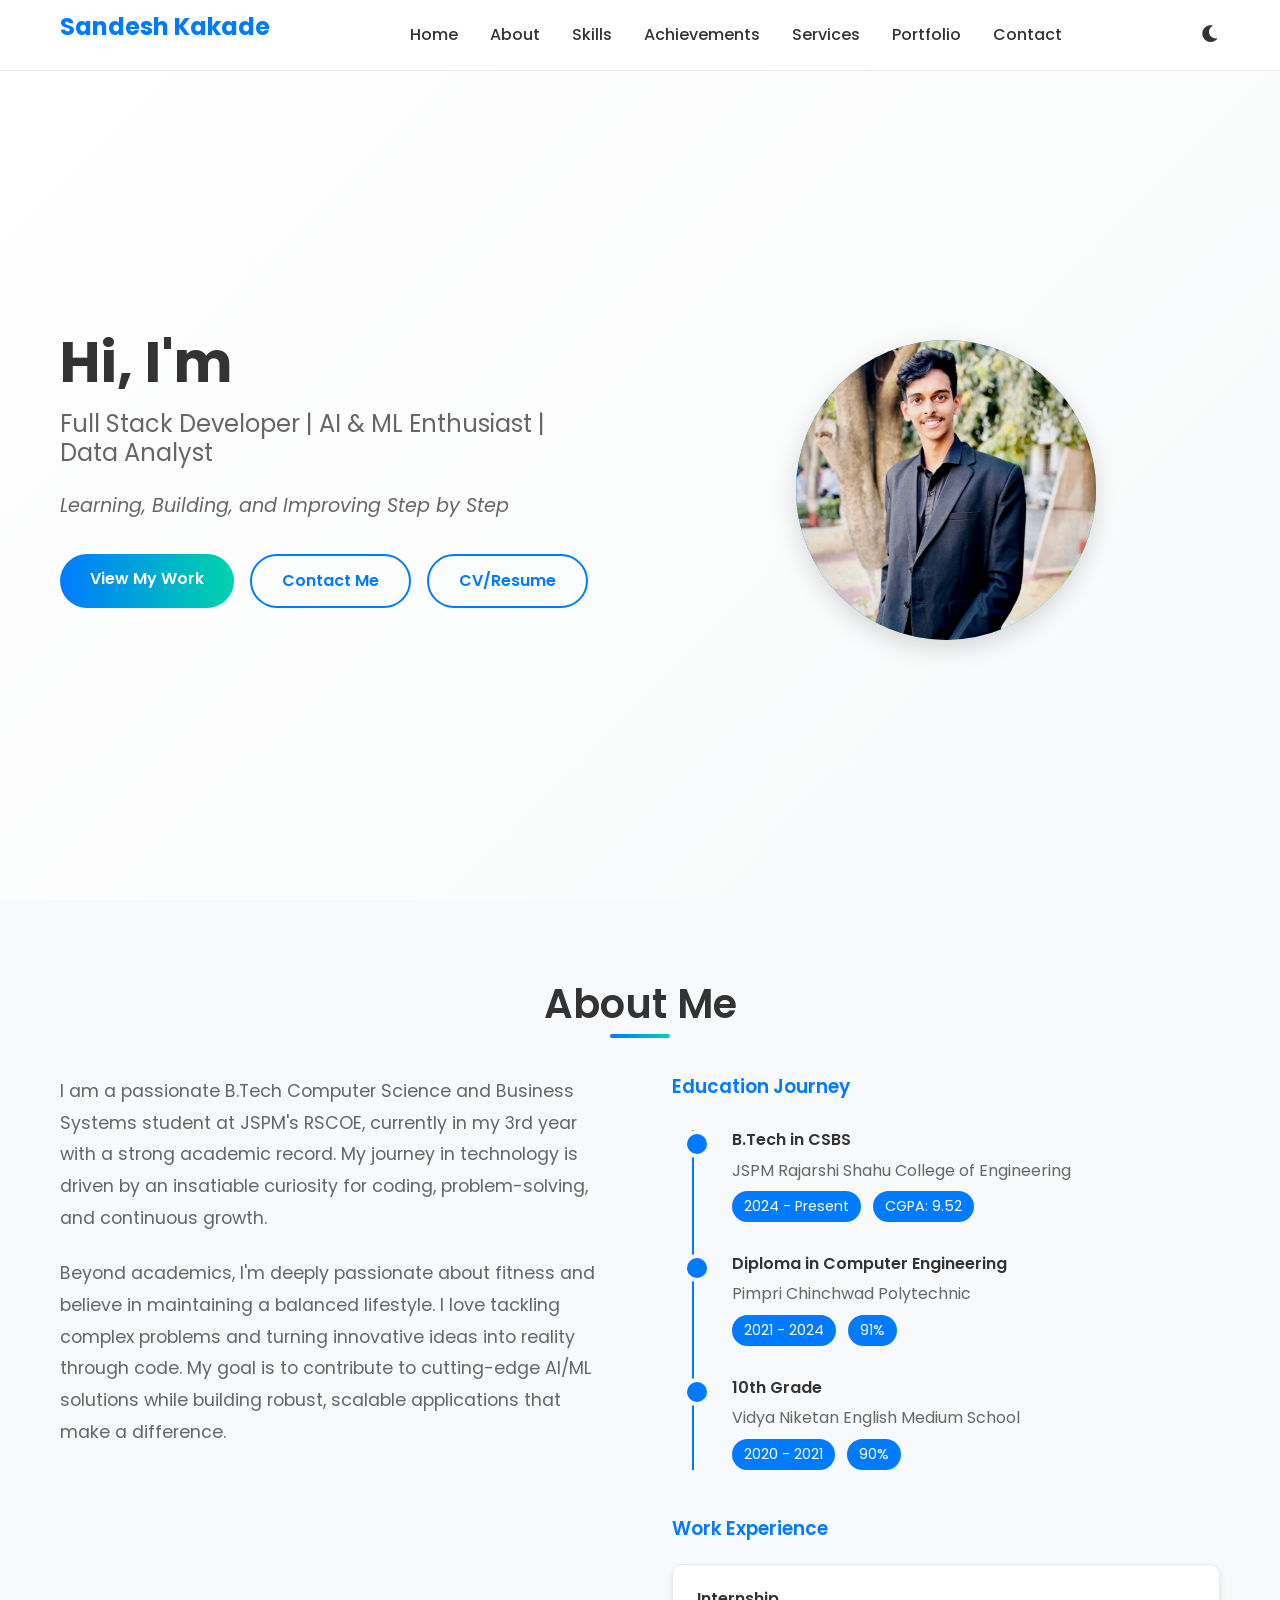
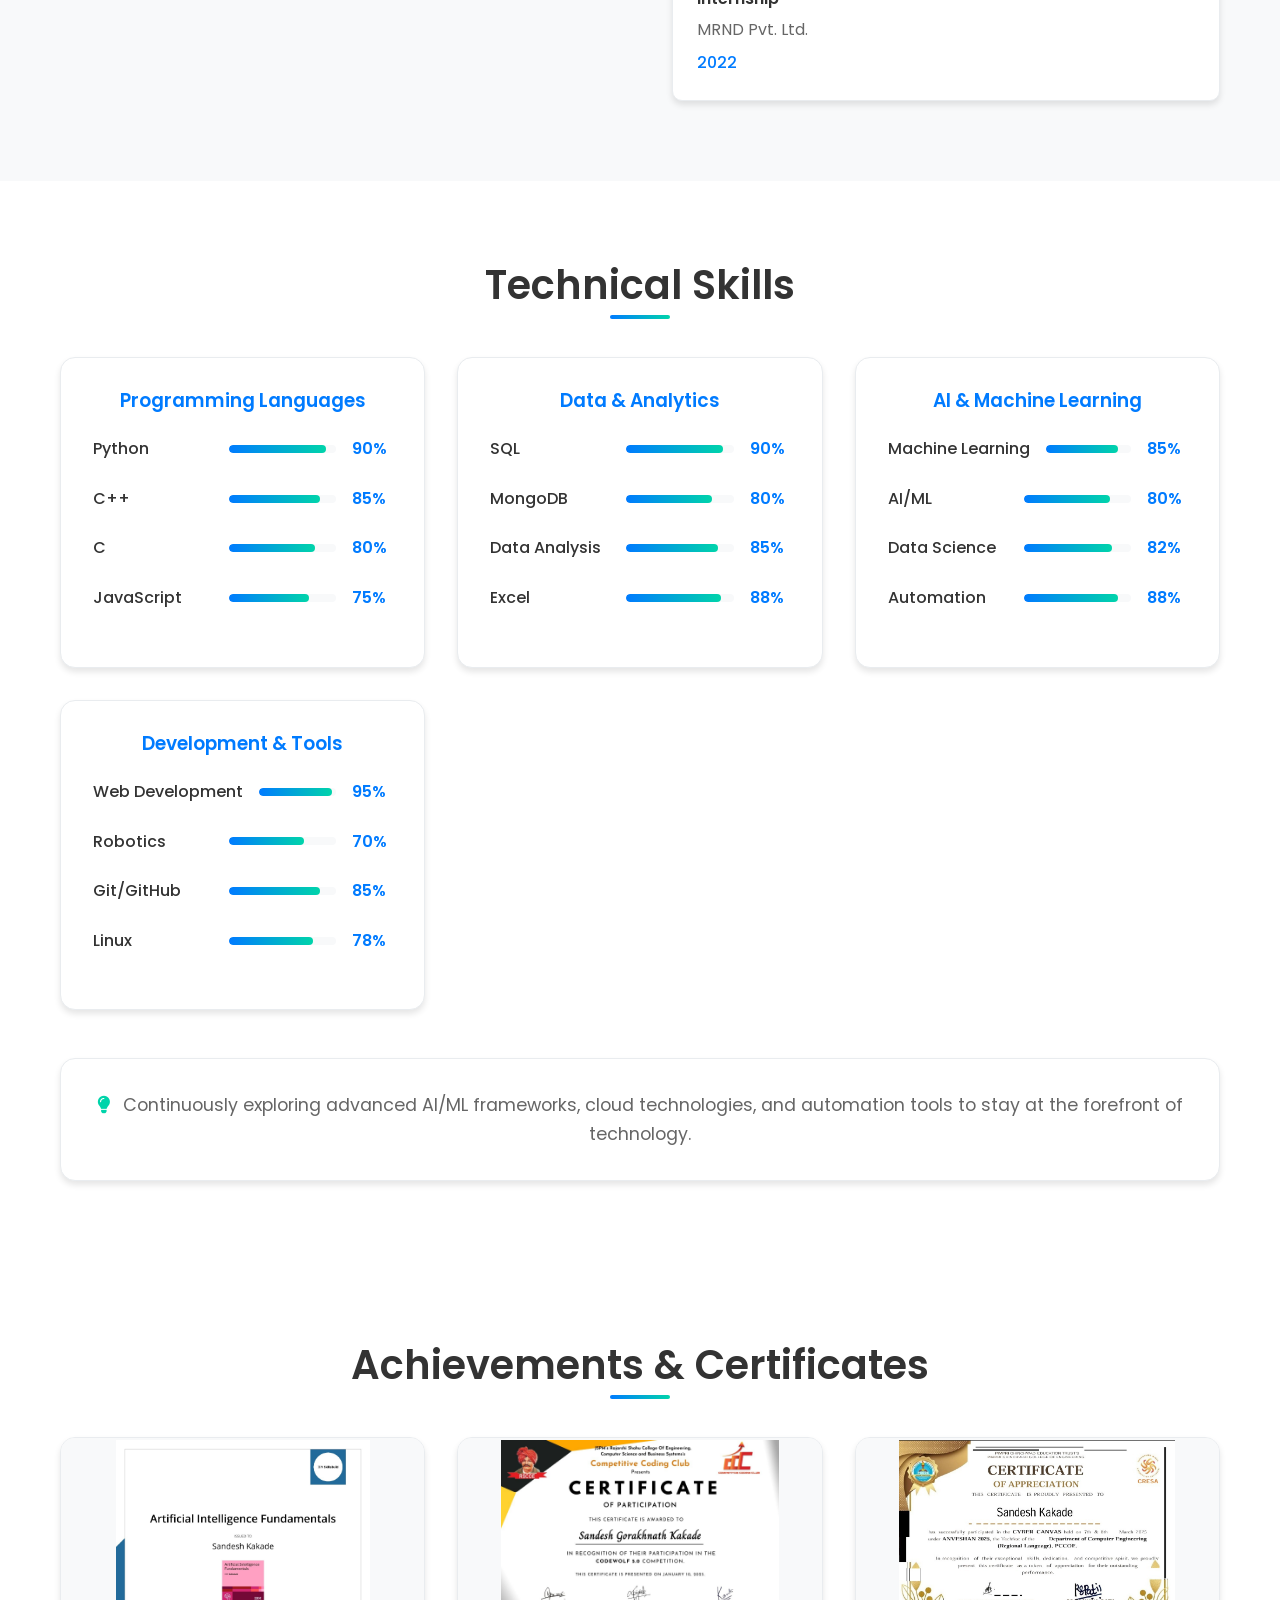
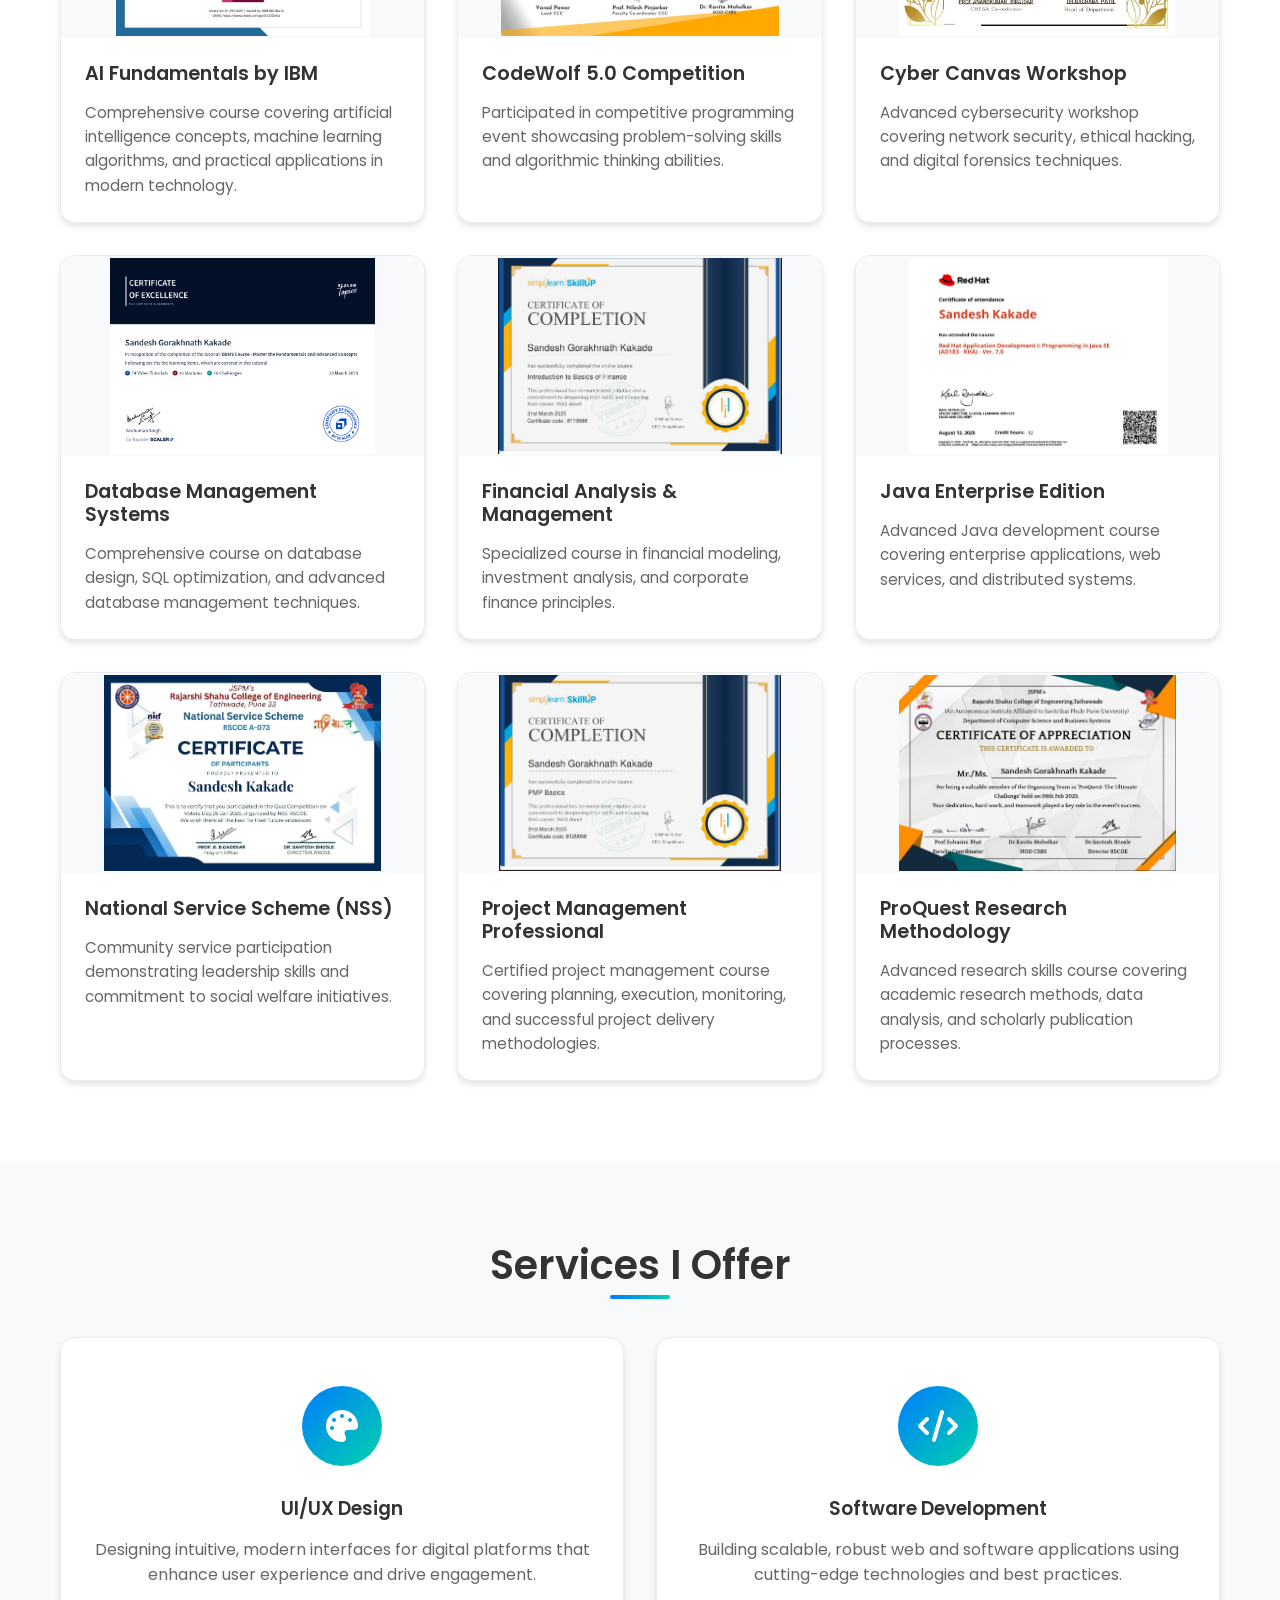
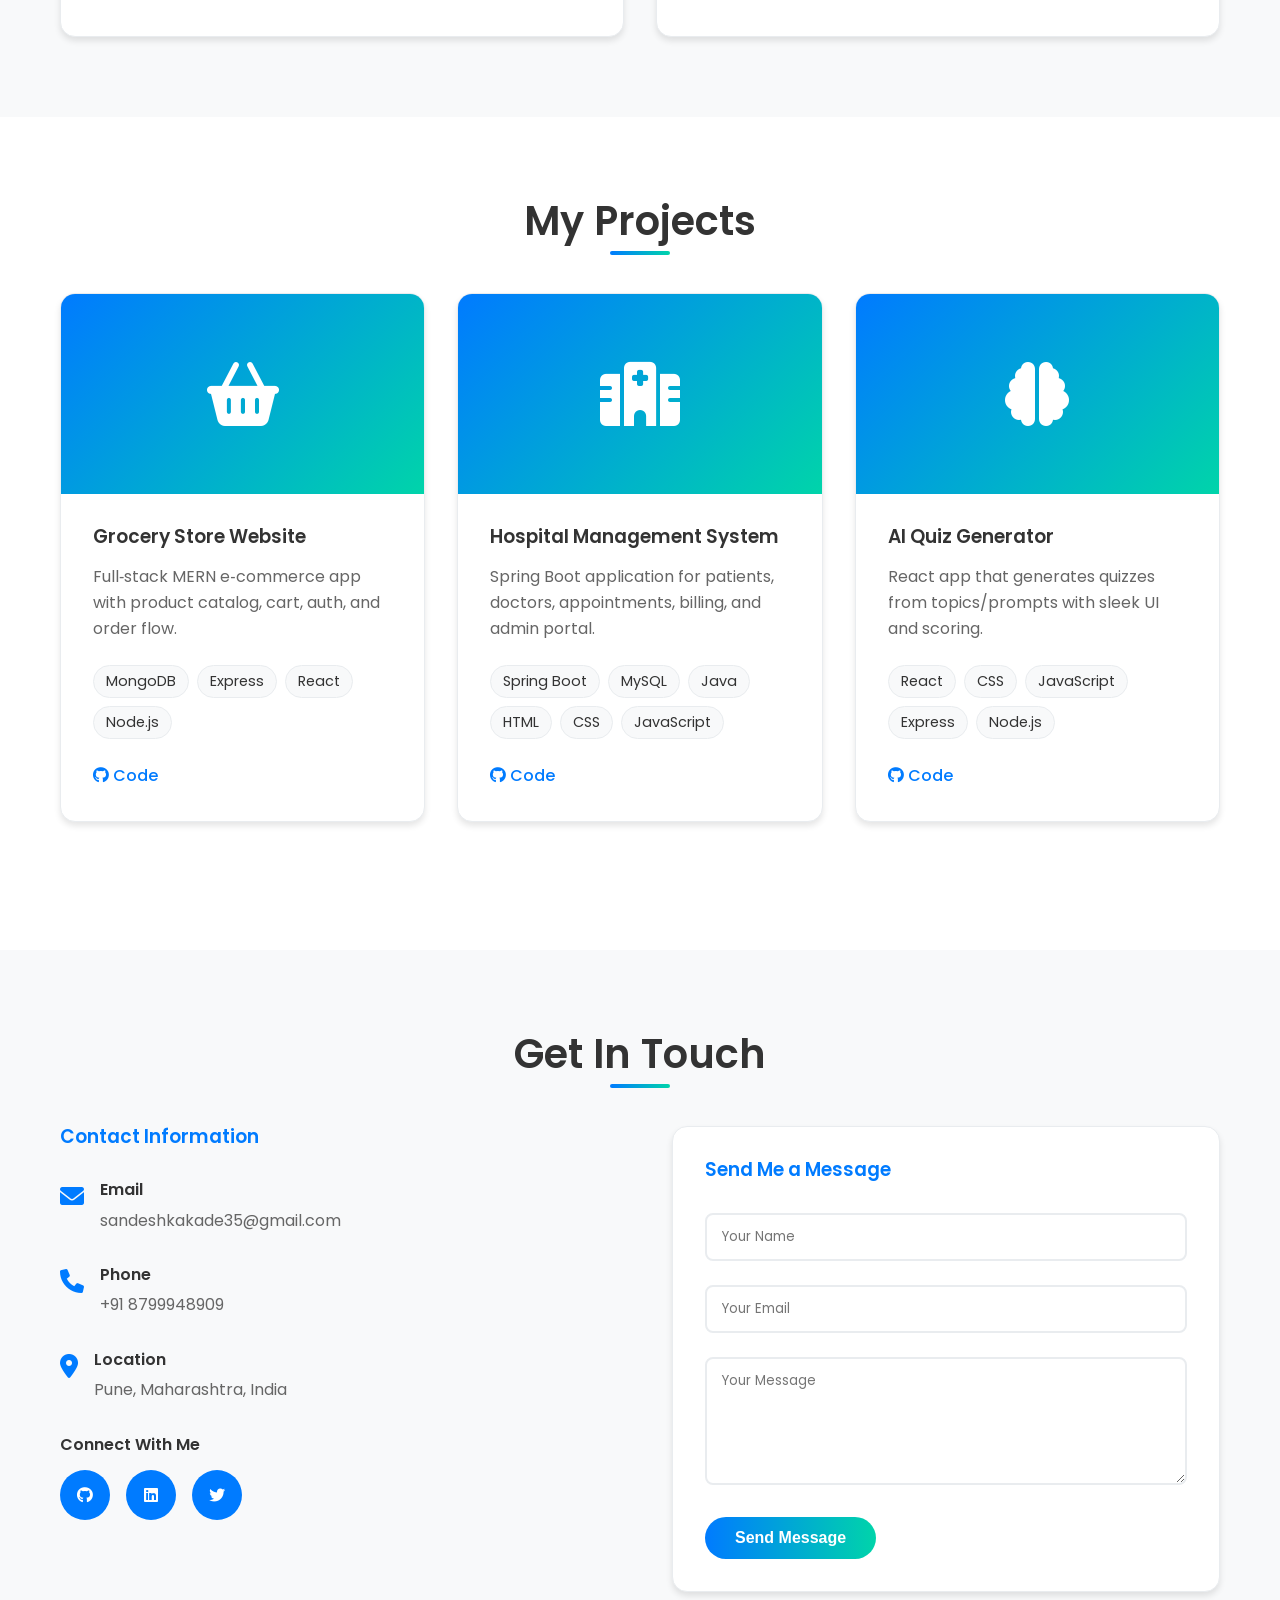
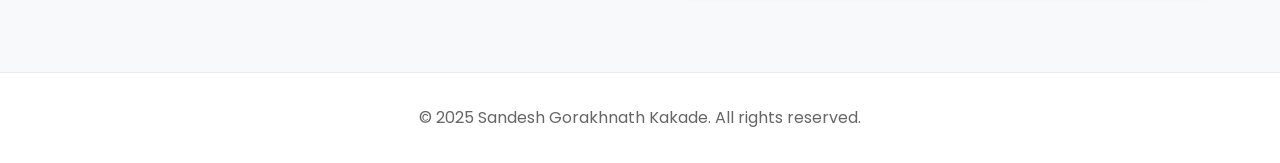
<file: index.html>
<!DOCTYPE html>
<html lang="en">
<head>
    <meta charset="UTF-8">
    <meta name="viewport" content="width=device-width, initial-scale=1.0">
    <title>Sandesh Gorakhnath Kakade - Portfolio</title>
    <link rel="stylesheet" href="styles.css">
    <link href="https://fonts.googleapis.com/css2?family=Poppins:wght@300;400;500;600;700&display=swap" rel="stylesheet">
    <link rel="stylesheet" href="https://cdnjs.cloudflare.com/ajax/libs/font-awesome/6.0.0/css/all.min.css">
</head>
<body class="light-mode">
    <!-- Navigation -->
    <nav class="navbar">
        <div class="nav-container">
            <div class="nav-logo">
                <h2>Sandesh Kakade</h2>
            </div>
            <ul class="nav-menu">
                <li><a href="#home" class="nav-link">Home</a></li>
                <li><a href="#about" class="nav-link">About</a></li>
                <li><a href="#skills" class="nav-link">Skills</a></li>
                <li><a href="#achievements" class="nav-link">Achievements</a></li>
                <li><a href="#services" class="nav-link">Services</a></li>
                <li><a href="#portfolio" class="nav-link">Portfolio</a></li>
                <li><a href="#contact" class="nav-link">Contact</a></li>
            </ul>
            <div class="theme-toggle">
                <i class="fas fa-moon"></i>
            </div>
            <div class="hamburger">
                <span class="bar"></span>
                <span class="bar"></span>
                <span class="bar"></span>
            </div>
        </div>
    </nav>

    <!-- Home Section -->
    <section id="home" class="hero">
        <div class="hero-container">
            <div class="hero-content">
                <h1 class="hero-title">
                    Hi, I'm Sandesh Gorakhnath Kakade</span>
                </h1>
                <h2 class="hero-subtitle">
                    Full Stack Developer | AI & ML Enthusiast | Data Analyst
                </h2>
                <p class="hero-tagline">
                    Learning, Building, and Improving Step by Step
                </p>
                <div class="hero-buttons">
                    <a href="#portfolio" class="btn btn-primary">View My Work</a>
                    <a href="#contact" class="btn btn-secondary">Contact Me</a>
                    <a href="Sandesh_cv.pdf" class="btn btn-secondary" id="cv-resume-btn">CV/Resume</a>
                </div>
            </div>
            <div class="hero-image">
                <div class="profile-pic">
                    <img src="images/sandeshPhoto.jpg" alt="Sandesh Kakade">
                </div>
            </div>
        </div>
    </section>

    <!-- About Section -->
    <section id="about" class="about">
        <div class="container">
            <h2 class="section-title">About Me</h2>
            <div class="about-content">
                <div class="about-text">
                    <p>
                        I am a passionate B.Tech Computer Science and Business Systems student at JSPM's RSCOE, 
                        currently in my 3rd year with a strong academic record. My journey in technology is driven 
                        by an insatiable curiosity for coding, problem-solving, and continuous growth.
                    </p>
                    <p>
                        Beyond academics, I'm deeply passionate about fitness and believe in maintaining a balanced 
                        lifestyle. I love tackling complex problems and turning innovative ideas into reality through 
                        code. My goal is to contribute to cutting-edge AI/ML solutions while building robust, 
                        scalable applications that make a difference.
                    </p>
                </div>
                <div class="education-timeline">
                    <h3>Education Journey</h3>
                    <div class="timeline">
                        <div class="timeline-item">
                            <div class="timeline-content">
                                <h4>B.Tech in CSBS</h4>
                                <p>JSPM Rajarshi Shahu College of Engineering</p>
                                <span class="year">2024 - Present</span>
                                <span class="grade">CGPA: 9.52</span>
                            </div>
                        </div>
                        <div class="timeline-item">
                            <div class="timeline-content">
                                <h4>Diploma in Computer Engineering</h4>
                                <p>Pimpri Chinchwad Polytechnic</p>
                                <span class="year">2021 - 2024</span>
                                <span class="grade">91%</span>
                            </div>
                        </div>
                        <div class="timeline-item">
                            <div class="timeline-content">
                                <h4>10th Grade</h4>
                                <p>Vidya Niketan English Medium School</p>
                                <span class="year">2020 - 2021</span>
                                <span class="grade">90%</span>
                            </div>
                        </div>
                    </div>
                    <div class="experience">
                        <h3>Work Experience</h3>
                        <div class="exp-item">
                            <h4>Internship</h4>
                            <p>MRND Pvt. Ltd.</p>
                            <span class="duration">2022</span>
                        </div>
                    </div>
                </div>
            </div>
        </div>
    </section>

    <!-- Skills Section -->
    <section id="skills" class="skills">
        <div class="container">
            <h2 class="section-title">Technical Skills</h2>
            <div class="skills-grid">
                <div class="skill-category">
                    <h3>Programming Languages</h3>
                    <div class="skill-item">
                        <span class="skill-name">Python</span>
                        <div class="skill-bar">
                            <div class="skill-progress" data-percent="90"></div>
                        </div>
                        <span class="skill-percent">90%</span>
                    </div>
                    <div class="skill-item">
                        <span class="skill-name">C++</span>
                        <div class="skill-bar">
                            <div class="skill-progress" data-percent="85"></div>
                        </div>
                        <span class="skill-percent">85%</span>
                    </div>
                    <div class="skill-item">
                        <span class="skill-name">C</span>
                        <div class="skill-bar">
                            <div class="skill-progress" data-percent="80"></div>
                        </div>
                        <span class="skill-percent">80%</span>
                    </div>
                    <div class="skill-item">
                        <span class="skill-name">JavaScript</span>
                        <div class="skill-bar">
                            <div class="skill-progress" data-percent="75"></div>
                        </div>
                        <span class="skill-percent">75%</span>
                    </div>
                </div>

                <div class="skill-category">
                    <h3>Data & Analytics</h3>
                    <div class="skill-item">
                        <span class="skill-name">SQL</span>
                        <div class="skill-bar">
                            <div class="skill-progress" data-percent="90"></div>
                        </div>
                        <span class="skill-percent">90%</span>
                    </div>
                    <div class="skill-item">
                        <span class="skill-name">MongoDB</span>
                        <div class="skill-bar">
                            <div class="skill-progress" data-percent="80"></div>
                        </div>
                        <span class="skill-percent">80%</span>
                    </div>
                    <div class="skill-item">
                        <span class="skill-name">Data Analysis</span>
                        <div class="skill-bar">
                            <div class="skill-progress" data-percent="85"></div>
                        </div>
                        <span class="skill-percent">85%</span>
                    </div>
                    <div class="skill-item">
                        <span class="skill-name">Excel</span>
                        <div class="skill-bar">
                            <div class="skill-progress" data-percent="88"></div>
                        </div>
                        <span class="skill-percent">88%</span>
                    </div>
                </div>

                <div class="skill-category">
                    <h3>AI & Machine Learning</h3>
                    <div class="skill-item">
                        <span class="skill-name">Machine Learning</span>
                        <div class="skill-bar">
                            <div class="skill-progress" data-percent="85"></div>
                        </div>
                        <span class="skill-percent">85%</span>
                    </div>
                    <div class="skill-item">
                        <span class="skill-name">AI/ML</span>
                        <div class="skill-bar">
                            <div class="skill-progress" data-percent="80"></div>
                        </div>
                        <span class="skill-percent">80%</span>
                    </div>
                    <div class="skill-item">
                        <span class="skill-name">Data Science</span>
                        <div class="skill-bar">
                            <div class="skill-progress" data-percent="82"></div>
                        </div>
                        <span class="skill-percent">82%</span>
                    </div>
                    <div class="skill-item">
                        <span class="skill-name">Automation</span>
                        <div class="skill-bar">
                            <div class="skill-progress" data-percent="88"></div>
                        </div>
                        <span class="skill-percent">88%</span>
                    </div>
                </div>

                <div class="skill-category">
                    <h3>Development & Tools</h3>
                    <div class="skill-item">
                        <span class="skill-name">Web Development</span>
                        <div class="skill-bar">
                            <div class="skill-progress" data-percent="95"></div>
                        </div>
                        <span class="skill-percent">95%</span>
                    </div>
                    <div class="skill-item">
                        <span class="skill-name">Robotics</span>
                        <div class="skill-bar">
                            <div class="skill-progress" data-percent="70"></div>
                        </div>
                        <span class="skill-percent">70%</span>
                    </div>
                    <div class="skill-item">
                        <span class="skill-name">Git/GitHub</span>
                        <div class="skill-bar">
                            <div class="skill-progress" data-percent="85"></div>
                        </div>
                        <span class="skill-percent">85%</span>
                    </div>
                    <div class="skill-item">
                        <span class="skill-name">Linux</span>
                        <div class="skill-bar">
                            <div class="skill-progress" data-percent="78"></div>
                        </div>
                        <span class="skill-percent">78%</span>
                    </div>
                </div>
            </div>
            <div class="skills-note">
                <p>
                    <i class="fas fa-lightbulb"></i>
                    Continuously exploring advanced AI/ML frameworks, cloud technologies, and automation tools to stay at the forefront of technology.
                </p>
            </div>
        </div>
    </section>

    <!-- Achievements Section -->
    <section id="achievements" class="achievements">
        <div class="container">
            <h2 class="section-title">Achievements & Certificates</h2>
            <div class="achievements-grid">
                <div class="achievement-item">
                    <div class="achievement-image">
                        <a href="certificate.html?id=aiibm" target="_blank" rel="noopener noreferrer">
                            <img src="images/AIibm.jpg" alt="AI IBM Certificate">
                        </a>
                    </div>
                    <div class="achievement-content">
                        <h3>AI Fundamentals by IBM</h3>
                        <p>Comprehensive course covering artificial intelligence concepts, machine learning algorithms, and practical applications in modern technology.</p>
                    </div>
                </div>

                <div class="achievement-item">
                    <div class="achievement-image">
                        <a href="certificate.html?id=codewolf" target="_blank" rel="noopener noreferrer">
                            <img src="images/codewolf5.0.jpg" alt="CodeWolf 5.0 Certificate">
                        </a>
                    </div>
                    <div class="achievement-content">
                        <h3>CodeWolf 5.0 Competition</h3>
                        <p>Participated in competitive programming event showcasing problem-solving skills and algorithmic thinking abilities.</p>
                    </div>
                </div>

                <div class="achievement-item">
                    <div class="achievement-image">
                        <a href="certificate.html?id=cybercanvas" target="_blank" rel="noopener noreferrer">
                            <img src="images/cybercanvas.jpg" alt="Cyber Canvas Certificate">
                        </a>
                    </div>
                    <div class="achievement-content">
                        <h3>Cyber Canvas Workshop</h3>
                        <p>Advanced cybersecurity workshop covering network security, ethical hacking, and digital forensics techniques.</p>
                    </div>
                </div>

                <div class="achievement-item">
                    <div class="achievement-image">
                        <a href="certificate.html?id=dbms" target="_blank" rel="noopener noreferrer">
                            <img src="images/dbmsscaler.jpg" alt="DBMS Scaler Certificate">
                        </a>
                    </div>
                    <div class="achievement-content">
                        <h3>Database Management Systems</h3>
                        <p>Comprehensive course on database design, SQL optimization, and advanced database management techniques.</p>
                    </div>
                </div>

                <div class="achievement-item">
                    <div class="achievement-image">
                        <a href="certificate.html?id=finance" target="_blank" rel="noopener noreferrer">
                            <img src="images/finance.jpg" alt="Finance Certificate">
                        </a>
                    </div>
                    <div class="achievement-content">
                        <h3>Financial Analysis & Management</h3>
                        <p>Specialized course in financial modeling, investment analysis, and corporate finance principles.</p>
                    </div>
                </div>

                <div class="achievement-item">
                    <div class="achievement-image">
                        <a href="certificate.html?id=javaee" target="_blank" rel="noopener noreferrer">
                            <img src="images/javaEE.jpg" alt="Java EE Certificate">
                        </a>
                    </div>
                    <div class="achievement-content">
                        <h3>Java Enterprise Edition</h3>
                        <p>Advanced Java development course covering enterprise applications, web services, and distributed systems.</p>
                    </div>
                </div>

                <div class="achievement-item">
                    <div class="achievement-image">
                        <a href="certificate.html?id=nss" target="_blank" rel="noopener noreferrer">
                            <img src="images/nss.jpg" alt="NSS Certificate">
                        </a>
                    </div>
                    <div class="achievement-content">
                        <h3>National Service Scheme (NSS)</h3>
                        <p>Community service participation demonstrating leadership skills and commitment to social welfare initiatives.</p>
                    </div>
                </div>

                <div class="achievement-item">
                    <div class="achievement-image">
                        <a href="certificate.html?id=pmp" target="_blank" rel="noopener noreferrer">
                            <img src="images/PMP.jpg" alt="PMP Certificate">
                        </a>
                    </div>
                    <div class="achievement-content">
                        <h3>Project Management Professional</h3>
                        <p>Certified project management course covering planning, execution, monitoring, and successful project delivery methodologies.</p>
                    </div>
                </div>

                <div class="achievement-item">
                    <div class="achievement-image">
                        <a href="certificate.html?id=proquest" target="_blank" rel="noopener noreferrer">
                            <img src="images/Proquest.jpg" alt="ProQuest Certificate">
                        </a>
                    </div>
                    <div class="achievement-content">
                        <h3>ProQuest Research Methodology</h3>
                        <p>Advanced research skills course covering academic research methods, data analysis, and scholarly publication processes.</p>
                    </div>
                </div>
            </div>
        </div>
    </section>

    <!-- Services Section -->
    <section id="services" class="services">
        <div class="container">
            <h2 class="section-title">Services I Offer</h2>
            <div class="services-grid">
                <div class="service-card">
                    <div class="service-icon">
                        <i class="fas fa-palette"></i>
                    </div>
                    <h3>UI/UX Design</h3>
                    <p>Designing intuitive, modern interfaces for digital platforms that enhance user experience and drive engagement.</p>
                </div>
                <div class="service-card">
                    <div class="service-icon">
                        <i class="fas fa-code"></i>
                    </div>
                    <h3>Software Development</h3>
                    <p>Building scalable, robust web and software applications using cutting-edge technologies and best practices.</p>
                </div>
            </div>
        </div>
    </section>

    <!-- Portfolio Section -->
    <section id="portfolio" class="portfolio">
        <div class="container">
            <h2 class="section-title">My Projects</h2>
            
            <div class="portfolio-grid">
                <div class="portfolio-item" data-category="web">
                    <div class="portfolio-image">
                        <i class="fas fa-shopping-basket"></i>
                    </div>
                    <div class="portfolio-content">
                        <h3>Grocery Store Website</h3>
                        <p>Full‑stack MERN e‑commerce app with product catalog, cart, auth, and order flow.</p>
                        <div class="portfolio-tech">
                            <span>MongoDB</span>
                            <span>Express</span>
                            <span>React</span>
                            <span>Node.js</span>
                        </div>
                        <div class="portfolio-links">
                            <a href="https://github.com/sandesh7535/Grocery_store_website" target="_blank" rel="noopener noreferrer" class="portfolio-link"><i class="fab fa-github"></i> Code</a>
                        </div>
                    </div>
                </div>

                <div class="portfolio-item" data-category="web">
                    <div class="portfolio-image">
                        <i class="fas fa-hospital"></i>
                    </div>
                    <div class="portfolio-content">
                        <h3>Hospital Management System</h3>
                        <p>Spring Boot application for patients, doctors, appointments, billing, and admin portal.</p>
                        <div class="portfolio-tech">
                            <span>Spring Boot</span>
                            <span>MySQL</span>
                            <span>Java</span>
                            <span>HTML</span>
                            <span>CSS</span>
                            <span>JavaScript</span>
                        </div>
                        <div class="portfolio-links">
                            <a href="https://github.com/sandesh7535/Hospital-Management-System" target="_blank" rel="noopener noreferrer" class="portfolio-link"><i class="fab fa-github"></i> Code</a>
                        </div>
                    </div>
                </div>

                <div class="portfolio-item" data-category="ai">
                    <div class="portfolio-image">
                        <i class="fas fa-brain"></i>
                    </div>
                    <div class="portfolio-content">
                        <h3>AI Quiz Generator</h3>
                        <p>React app that generates quizzes from topics/prompts with sleek UI and scoring.</p>
                        <div class="portfolio-tech">
                            <span>React</span>
                            <span>CSS</span>
                            <span>JavaScript</span>
                            <span>Express</span>
                            <span>Node.js</span>
                        </div>
                        <div class="portfolio-links">
                            <a href="https://github.com/sandesh7535/Ai-Quiz-Gen" target="_blank" rel="noopener noreferrer" class="portfolio-link"><i class="fab fa-github"></i> Code</a>
                        </div>
                    </div>
                </div>
            </div>
            
        </div>
    </section>

    <!-- Contact Section -->
    <section id="contact" class="contact">
        <div class="container">
            <h2 class="section-title">Get In Touch</h2>
            <div class="contact-content">
                <div class="contact-info">
                    <h3>Contact Information</h3>
                    <div class="contact-item">
                        <i class="fas fa-envelope"></i>
                        <div>
                            <h4>Email</h4>
                            <p>sandeshkakade35@gmail.com</p>
                        </div>
                    </div>
                    <div class="contact-item">
                        <i class="fas fa-phone"></i>
                        <div>
                            <h4>Phone</h4>
                            <p>+91 8799948909</p>
                        </div>
                    </div>
                    <div class="contact-item">
                        <i class="fas fa-map-marker-alt"></i>
                        <div>
                            <h4>Location</h4>
                            <p>Pune, Maharashtra, India</p>
                        </div>
                    </div>
                    <div class="social-links">
                        <h4>Connect With Me</h4>
                        <div class="social-icons">
                            <a href="https://github.com/sandesh7535" target="_blank" rel="noopener noreferrer" class="social-icon">
                                <i class="fab fa-github"></i>
                            </a>
                            <a href="https://www.linkedin.com/in/sandesh7535/" target="_blank" rel="noopener noreferrer" class="social-icon">
                                <i class="fab fa-linkedin"></i>
                            </a>
                            <a href="https://twitter.com" target="_blank" class="social-icon">
                                <i class="fab fa-twitter"></i>
                            </a>
                        </div>
                    </div>
                </div>
                <div class="contact-form">
                    <h3>Send Me a Message</h3>
                    <form id="contactForm">
                        <div class="form-group">
                            <input type="text" id="name" name="name" placeholder="Your Name" required>
                        </div>
                        <div class="form-group">
                            <input type="email" id="email" name="email" placeholder="Your Email" required>
                        </div>
                        <div class="form-group">
                            <textarea id="message" name="message" placeholder="Your Message" rows="5" required></textarea>
                        </div>
                        <button type="submit" class="btn btn-primary">Send Message</button>
                    </form>
                </div>
            </div>
        </div>
    </section>

    <!-- Footer -->
    <footer class="footer">
        <div class="container">
            <p>&copy; 2025 Sandesh Gorakhnath Kakade. All rights reserved.</p>
        </div>
    </footer>

    <script src="script.js"></script>
</body>
</html>
</file>
<file: styles.css>
/* CSS Variables for Theme Switching */
:root {
    --primary-color: #007bff;
    --secondary-color: #6c757d;
    --accent-color: #00d4aa;
    --text-primary: #333;
    --text-secondary: #666;
    --bg-primary: #ffffff;
    --bg-secondary: #f8f9fa;
    --bg-card: #ffffff;
    --border-color: #e9ecef;
    --shadow: 0 4px 6px rgba(0, 0, 0, 0.1);
    --shadow-hover: 0 8px 25px rgba(0, 0, 0, 0.15);
    --transition: all 0.3s ease;
}

/* Dark Mode Variables */
.dark-mode {
    --primary-color: #00d4aa;
    --secondary-color: #adb5bd;
    --accent-color: #007bff;
    --text-primary: #ffffff;
    --text-secondary: #ced4da;
    --bg-primary: #1a1a1a;
    --bg-secondary: #2d2d2d;
    --bg-card: #333333;
    --border-color: #404040;
    --shadow: 0 4px 6px rgba(0, 0, 0, 0.3);
    --shadow-hover: 0 8px 25px rgba(0, 0, 0, 0.4);
}

/* Reset and Base Styles */
* {
    margin: 0;
    padding: 0;
    box-sizing: border-box;
}

html {
    scroll-behavior: smooth;
}

body {
    font-family: 'Poppins', sans-serif;
    line-height: 1.6;
    color: var(--text-primary);
    background-color: var(--bg-primary);
    transition: var(--transition);
}

.container {
    max-width: 1200px;
    margin: 0 auto;
    padding: 0 20px;
}

/* Typography */
h1, h2, h3, h4, h5, h6 {
    font-weight: 600;
    line-height: 1.2;
    margin-bottom: 1rem;
}

.section-title {
    font-size: 2.5rem;
    text-align: center;
    margin-bottom: 3rem;
    position: relative;
}

.section-title::after {
    content: '';
    position: absolute;
    bottom: -10px;
    left: 50%;
    transform: translateX(-50%);
    width: 60px;
    height: 4px;
    background: linear-gradient(90deg, var(--primary-color), var(--accent-color));
    border-radius: 2px;
}

/* Navigation */
.navbar {
    position: fixed;
    top: 0;
    width: 100%;
    background: rgba(255, 255, 255, 0.95);
    backdrop-filter: blur(10px);
    z-index: 1000;
    transition: var(--transition);
    border-bottom: 1px solid var(--border-color);
}

.dark-mode .navbar {
    background: rgba(26, 26, 26, 0.95);
}

.nav-container {
    max-width: 1200px;
    margin: 0 auto;
    padding: 0 20px;
    display: flex;
    justify-content: space-between;
    align-items: center;
    height: 70px;
}

.nav-logo h2 {
    color: var(--primary-color);
    font-size: 1.5rem;
    font-weight: 700;
}

.nav-menu {
    display: flex;
    list-style: none;
    gap: 2rem;
}

.nav-link {
    text-decoration: none;
    color: var(--text-primary);
    font-weight: 500;
    transition: var(--transition);
    position: relative;
}

.nav-link:hover {
    color: var(--primary-color);
}

.nav-link::after {
    content: '';
    position: absolute;
    bottom: -5px;
    left: 0;
    width: 0;
    height: 2px;
    background: var(--primary-color);
    transition: var(--transition);
}

.nav-link:hover::after {
    width: 100%;
}

.theme-toggle {
    cursor: pointer;
    font-size: 1.2rem;
    color: var(--text-primary);
    transition: var(--transition);
}

.theme-toggle:hover {
    color: var(--primary-color);
    transform: rotate(15deg);
}

.hamburger {
    display: none;
    flex-direction: column;
    cursor: pointer;
}

.bar {
    width: 25px;
    height: 3px;
    background: var(--text-primary);
    margin: 3px 0;
    transition: var(--transition);
}

/* Hero Section */
.hero {
    padding: 120px 0 80px;
    background: linear-gradient(135deg, var(--bg-primary) 0%, var(--bg-secondary) 100%);
    min-height: 100vh;
    display: flex;
    align-items: center;
}

.hero-container {
    max-width: 1200px;
    margin: 0 auto;
    padding: 0 20px;
    display: grid;
    grid-template-columns: 1fr 1fr;
    gap: 4rem;
    align-items: center;
}

.hero-title {
    font-size: 3.5rem;
    font-weight: 700;
    margin-bottom: 1rem;
    line-height: 1.1;
}

.highlight {
    background: linear-gradient(90deg, var(--primary-color), var(--accent-color));
    -webkit-background-clip: text;
    -webkit-text-fill-color: transparent;
    background-clip: text;
}

.hero-subtitle {
    font-size: 1.5rem;
    color: var(--text-secondary);
    margin-bottom: 1.5rem;
    font-weight: 400;
}

.hero-tagline {
    font-size: 1.2rem;
    color: var(--text-secondary);
    margin-bottom: 2rem;
    font-style: italic;
}

.hero-buttons {
    display: flex;
    gap: 1rem;
    flex-wrap: wrap;
}

.btn {
    display: inline-block;
    padding: 12px 30px;
    text-decoration: none;
    border-radius: 50px;
    font-weight: 600;
    transition: var(--transition);
    border: none;
    cursor: pointer;
    font-size: 1rem;
}

.btn-primary {
    background: linear-gradient(90deg, var(--primary-color), var(--accent-color));
    color: white;
}

.btn-primary:hover {
    transform: translateY(-3px);
    box-shadow: var(--shadow-hover);
}

.btn-secondary {
    background: transparent;
    color: var(--primary-color);
    border: 2px solid var(--primary-color);
}

.btn-secondary:hover {
    background: var(--primary-color);
    color: white;
    transform: translateY(-3px);
}

.hero-image {
    display: flex;
    justify-content: center;
    align-items: center;
    margin-top: 40px;
}

.profile-pic {
    width: 300px;
    height: 300px;
    border-radius: 50%;
    background: linear-gradient(135deg, var(--primary-color), var(--accent-color));
    display: flex;
    align-items: center;
    justify-content: center;
    box-shadow: var(--shadow-hover);
    animation: float 6s ease-in-out infinite;
    overflow: hidden;
}

.profile-pic i {
    font-size: 8rem;
    color: white;
}

.profile-pic img {
    width: 100%;
    height: 100%;
    object-fit: cover;
    object-position: center 10%;
    border-radius: 20%;
    transition: var(--transition);
    transform: scale(1.12);
}

.profile-pic:hover img {
    transform: scale(1.18);
}

@keyframes float {
    0%, 100% { transform: translateY(0px); }
    50% { transform: translateY(-20px); }
}

/* About Section */
.about {
    padding: 80px 0;
    background: var(--bg-secondary);
}

.about-content {
    display: grid;
    grid-template-columns: 1fr 1fr;
    gap: 4rem;
    align-items: start;
}

.about-text p {
    font-size: 1.1rem;
    color: var(--text-secondary);
    margin-bottom: 1.5rem;
    line-height: 1.8;
}

.education-timeline h3 {
    color: var(--primary-color);
    margin-bottom: 2rem;
}

.timeline {
    position: relative;
    margin-bottom: 3rem;
}

.timeline::before {
    content: '';
    position: absolute;
    left: 20px;
    top: 0;
    bottom: 0;
    width: 2px;
    background: var(--primary-color);
}

.timeline-item {
    position: relative;
    margin-bottom: 2rem;
    padding-left: 60px;
}

.timeline-item::before {
    content: '';
    position: absolute;
    left: 11px;
    top: 0;
    width: 20px;
    height: 20px;
    border-radius: 50%;
    background: var(--primary-color);
    border: 4px solid var(--bg-secondary);
}

.timeline-content h4 {
    color: var(--text-primary);
    margin-bottom: 0.5rem;
}

.timeline-content p {
    color: var(--text-secondary);
    margin-bottom: 0.5rem;
}

.year, .grade {
    display: inline-block;
    background: var(--primary-color);
    color: white;
    padding: 4px 12px;
    border-radius: 20px;
    font-size: 0.9rem;
    margin-right: 0.5rem;
}

.experience h3 {
    color: var(--primary-color);
    margin-bottom: 1.5rem;
}

.exp-item {
    background: var(--bg-card);
    padding: 1.5rem;
    border-radius: 10px;
    box-shadow: var(--shadow);
    border: 1px solid var(--border-color);
}

.exp-item h4 {
    color: var(--text-primary);
    margin-bottom: 0.5rem;
}

.exp-item p {
    color: var(--text-secondary);
    margin-bottom: 0.5rem;
}

.duration {
    color: var(--primary-color);
    font-weight: 500;
}

/* Skills Section */
.skills {
    padding: 80px 0;
    background: var(--bg-primary);
}

.skills-grid {
    display: grid;
    grid-template-columns: repeat(auto-fit, minmax(280px, 1fr));
    gap: 2rem;
    margin-bottom: 3rem;
}

.skill-category {
    background: var(--bg-card);
    padding: 2rem;
    border-radius: 15px;
    box-shadow: var(--shadow);
    border: 1px solid var(--border-color);
    transition: var(--transition);
}

.skill-category:hover {
    transform: translateY(-5px);
    box-shadow: var(--shadow-hover);
}

.skill-category h3 {
    color: var(--primary-color);
    margin-bottom: 1.5rem;
    text-align: center;
}

.skill-item {
    margin-bottom: 1.5rem;
    display: flex;
    align-items: center;
    gap: 1rem;
}

.skill-name {
    min-width: 120px;
    font-weight: 500;
    color: var(--text-primary);
}

.skill-bar {
    flex: 1;
    height: 8px;
    background: var(--bg-secondary);
    border-radius: 4px;
    overflow: hidden;
}

.skill-progress {
    height: 100%;
    background: linear-gradient(90deg, var(--primary-color), var(--accent-color));
    border-radius: 4px;
    transition: width 1.5s ease;
    width: 0;
}

.skill-percent {
    min-width: 40px;
    font-weight: 600;
    color: var(--primary-color);
}

.skills-note {
    text-align: center;
    background: var(--bg-card);
    padding: 2rem;
    border-radius: 15px;
    box-shadow: var(--shadow);
    border: 1px solid var(--border-color);
}

.skills-note p {
    color: var(--text-secondary);
    font-size: 1.1rem;
    margin: 0;
}

.skills-note i {
    color: var(--accent-color);
    margin-right: 0.5rem;
}

/* Achievements Section */
.achievements {
    padding: 80px 0;
    background: var(--bg-primary);
}

.achievements-grid {
    display: grid;
    grid-template-columns: repeat(auto-fit, minmax(300px, 1fr));
    gap: 2rem;
}

.achievement-item {
    background: var(--bg-card);
    border-radius: 15px;
    overflow: hidden;
    box-shadow: var(--shadow);
    border: 1px solid var(--border-color);
    transition: var(--transition);
}

.achievement-item:hover {
    transform: translateY(-1px);
    box-shadow: var(--shadow-hover);
}

.achievement-image {
    height: 200px;
    overflow: hidden;
    position: relative;
    padding: 2px;
    background: var(--bg-secondary);
}

.achievement-image a {
    display: block;
    width: 100%;
    height: 100%;
    cursor: pointer;
}

.achievement-image img {
    width: 100%;
    height: 100%;
    object-fit: contain;
    transition: var(--transition);
}

.achievement-item:hover .achievement-image img {
    transform: scale(1.05);
}


.achievement-content {
    padding: 1.5rem;
}

.achievement-content h3 {
    color: var(--text-primary);
    margin-bottom: 1rem;
    font-size: 1.2rem;
}

.achievement-content p {
    color: var(--text-secondary);
    line-height: 1.6;
    font-size: 0.95rem;
}

/* Services Section */
.services {
    padding: 80px 0;
    background: var(--bg-secondary);
}

.services-grid {
    display: grid;
    grid-template-columns: repeat(auto-fit, minmax(300px, 1fr));
    gap: 2rem;
}

.service-card {
    background: var(--bg-card);
    padding: 3rem 2rem;
    border-radius: 15px;
    text-align: center;
    box-shadow: var(--shadow);
    border: 1px solid var(--border-color);
    transition: var(--transition);
}

.service-card:hover {
    transform: translateY(-10px);
    box-shadow: var(--shadow-hover);
}

.service-icon {
    width: 80px;
    height: 80px;
    background: linear-gradient(135deg, var(--primary-color), var(--accent-color));
    border-radius: 50%;
    display: flex;
    align-items: center;
    justify-content: center;
    margin: 0 auto 2rem;
}

.service-icon i {
    font-size: 2rem;
    color: white;
}

.service-card h3 {
    color: var(--text-primary);
    margin-bottom: 1rem;
}

.service-card p {
    color: var(--text-secondary);
    line-height: 1.6;
}

/* Portfolio Section */
.portfolio {
    padding: 80px 0;
    background: var(--bg-primary);
}

.portfolio-filters {
    display: flex;
    justify-content: center;
    gap: 1rem;
    margin-bottom: 3rem;
    flex-wrap: wrap;
}

.filter-btn {
    padding: 10px 20px;
    border: 2px solid var(--primary-color);
    background: transparent;
    color: var(--primary-color);
    border-radius: 25px;
    cursor: pointer;
    transition: var(--transition);
    font-weight: 500;
}

.filter-btn.active,
.filter-btn:hover {
    background: var(--primary-color);
    color: white;
}

.portfolio-grid {
    display: grid;
    grid-template-columns: repeat(auto-fit, minmax(350px, 1fr));
    gap: 2rem;
    margin-bottom: 3rem;
}

.portfolio-item {
    background: var(--bg-card);
    border-radius: 15px;
    overflow: hidden;
    box-shadow: var(--shadow);
    border: 1px solid var(--border-color);
    transition: var(--transition);
}

.portfolio-item:hover {
    transform: translateY(-10px);
    box-shadow: var(--shadow-hover);
}

.portfolio-image {
    height: 200px;
    background: linear-gradient(135deg, var(--primary-color), var(--accent-color));
    display: flex;
    align-items: center;
    justify-content: center;
}

.portfolio-image i {
    font-size: 4rem;
    color: white;
}

.portfolio-content {
    padding: 2rem;
}

.portfolio-content h3 {
    color: var(--text-primary);
    margin-bottom: 1rem;
}

.portfolio-content p {
    color: var(--text-secondary);
    margin-bottom: 1.5rem;
    line-height: 1.6;
}

.portfolio-tech {
    display: flex;
    gap: 0.5rem;
    margin-bottom: 1.5rem;
    flex-wrap: wrap;
}

.portfolio-tech span {
    background: var(--bg-secondary);
    color: var(--text-primary);
    padding: 4px 12px;
    border-radius: 20px;
    font-size: 0.9rem;
    border: 1px solid var(--border-color);
}

.portfolio-links {
    display: flex;
    gap: 1rem;
}

.portfolio-link {
    text-decoration: none;
    color: var(--primary-color);
    font-weight: 500;
    transition: var(--transition);
}

.portfolio-link:hover {
    color: var(--accent-color);
}

.portfolio-cta {
    text-align: center;
}

/* Contact Section */
.contact {
    padding: 80px 0;
    background: var(--bg-secondary);
}

.contact-content {
    display: grid;
    grid-template-columns: 1fr 1fr;
    gap: 4rem;
}

.contact-info h3,
.contact-form h3 {
    color: var(--primary-color);
    margin-bottom: 2rem;
}

.contact-item {
    display: flex;
    align-items: flex-start;
    gap: 1rem;
    margin-bottom: 2rem;
}

.contact-item i {
    font-size: 1.5rem;
    color: var(--primary-color);
    margin-top: 0.25rem;
}

.contact-item h4 {
    color: var(--text-primary);
    margin-bottom: 0.5rem;
}

.contact-item p {
    color: var(--text-secondary);
    margin: 0;
}

.social-links h4 {
    color: var(--text-primary);
    margin-bottom: 1rem;
}

.social-icons {
    display: flex;
    gap: 1rem;
}

.social-icon {
    width: 50px;
    height: 50px;
    background: var(--primary-color);
    color: white;
    border-radius: 50%;
    display: flex;
    align-items: center;
    justify-content: center;
    text-decoration: none;
    transition: var(--transition);
}

.social-icon:hover {
    background: var(--accent-color);
    transform: translateY(-3px);
}

.contact-form {
    background: var(--bg-card);
    padding: 2rem;
    border-radius: 15px;
    box-shadow: var(--shadow);
    border: 1px solid var(--border-color);
}

.form-group {
    margin-bottom: 1.5rem;
}

.form-group input,
.form-group textarea {
    width: 100%;
    padding: 12px 15px;
    border: 2px solid var(--border-color);
    border-radius: 8px;
    background: var(--bg-primary);
    color: var(--text-primary);
    font-family: inherit;
    transition: var(--transition);
}

.form-group input:focus,
.form-group textarea:focus {
    outline: none;
    border-color: var(--primary-color);
    box-shadow: 0 0 0 3px rgba(0, 123, 255, 0.1);
}

.form-group textarea {
    resize: vertical;
    min-height: 120px;
}

/* Footer */
.footer {
    background: var(--bg-card);
    padding: 2rem 0;
    text-align: center;
    border-top: 1px solid var(--border-color);
}

.footer p {
    color: var(--text-secondary);
    margin: 0;
}

/* Responsive Design */
@media (max-width: 768px) {
    .hamburger {
        display: flex;
    }

    .nav-menu {
        position: fixed;
        left: -100%;
        top: 70px;
        flex-direction: column;
        background: var(--bg-primary);
        width: 100%;
        text-align: center;
        transition: 0.3s;
        box-shadow: var(--shadow);
        padding: 2rem 0;
    }

    .nav-menu.active {
        left: 0;
    }

    .hero-container {
        grid-template-columns: 1fr;
        text-align: center;
        gap: 2rem;
    }

    .hero-title {
        font-size: 2.5rem;
    }

    .hero-subtitle {
        font-size: 1.2rem;
    }

    .about-content {
        grid-template-columns: 1fr;
        gap: 2rem;
    }

    .contact-content {
        grid-template-columns: 1fr;
        gap: 2rem;
    }

    .portfolio-grid {
        grid-template-columns: 1fr;
    }

    .skills-grid {
        grid-template-columns: 1fr;
    }

    .services-grid {
        grid-template-columns: 1fr;
    }

    .achievements-grid {
        grid-template-columns: 1fr;
    }

    .section-title {
        font-size: 2rem;
    }

    .hero-buttons {
        justify-content: center;
    }

    .profile-pic {
        width: 250px;
        height: 250px;
    }

    .profile-pic i {
        font-size: 6rem;
    }

    .profile-pic img {
        width: 100%;
        height: 100%;
        object-fit: cover;
        object-position: center top;
        border-radius: 50%;
        margin-top: 10px;
        transform: scale(1.15);
    }
}

@media (max-width: 480px) {
    .container {
        padding: 0 15px;
    }

    .hero-title {
        font-size: 2rem;
    }

    .hero-subtitle {
        font-size: 1rem;
    }

    .btn {
        padding: 10px 20px;
        font-size: 0.9rem;
    }

    .portfolio-filters {
        gap: 0.5rem;
    }

    .filter-btn {
        padding: 8px 16px;
        font-size: 0.9rem;
    }
}

/* Animation Classes */
.fade-in {
    opacity: 0;
    transform: translateY(30px);
    transition: all 0.6s ease;
}

.fade-in.visible {
    opacity: 1;
    transform: translateY(0);
}

/* Scroll Animations */
.skill-progress.animate {
    animation: fillProgress 1.5s ease forwards;
}

@keyframes fillProgress {
    from { width: 0; }
    to { width: var(--percent); }
}

/* Smooth scrolling for older browsers */
@media (prefers-reduced-motion: no-preference) {
    html {
        scroll-behavior: smooth;
    }
}
</file>
